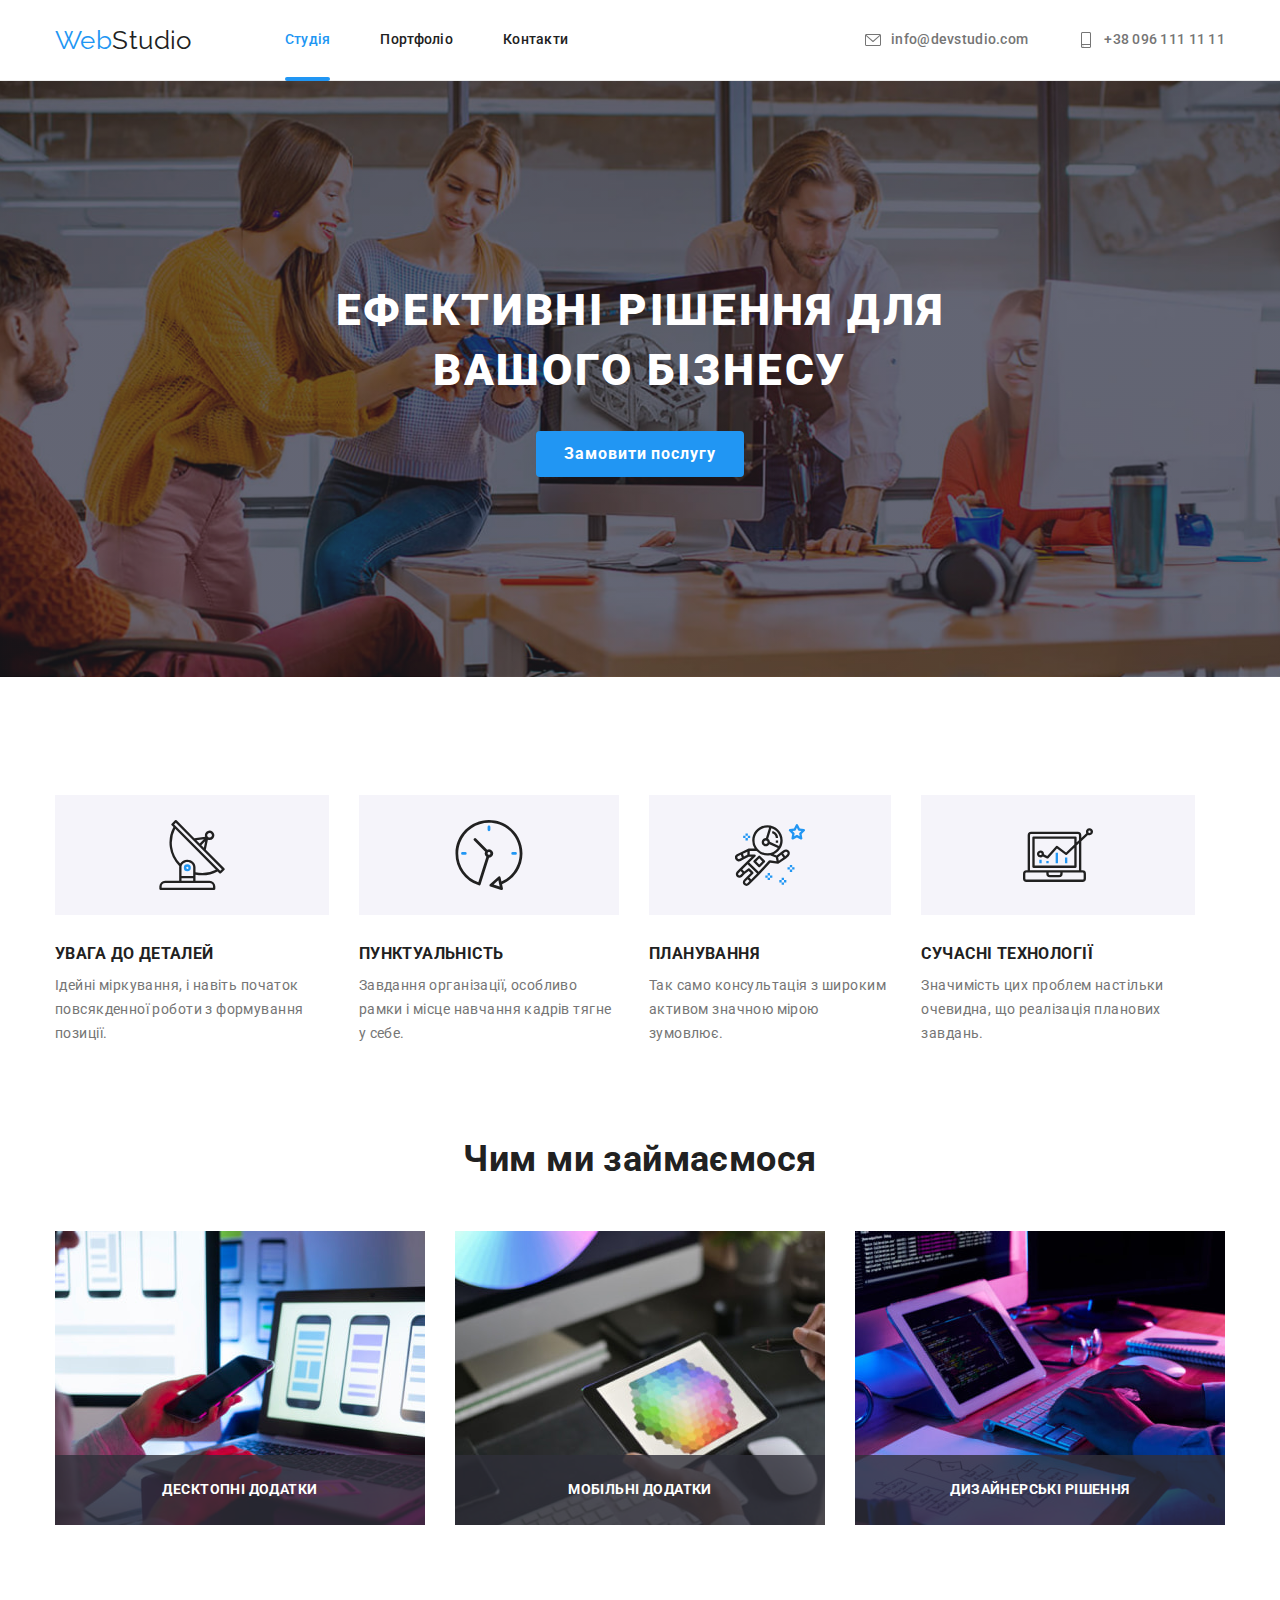
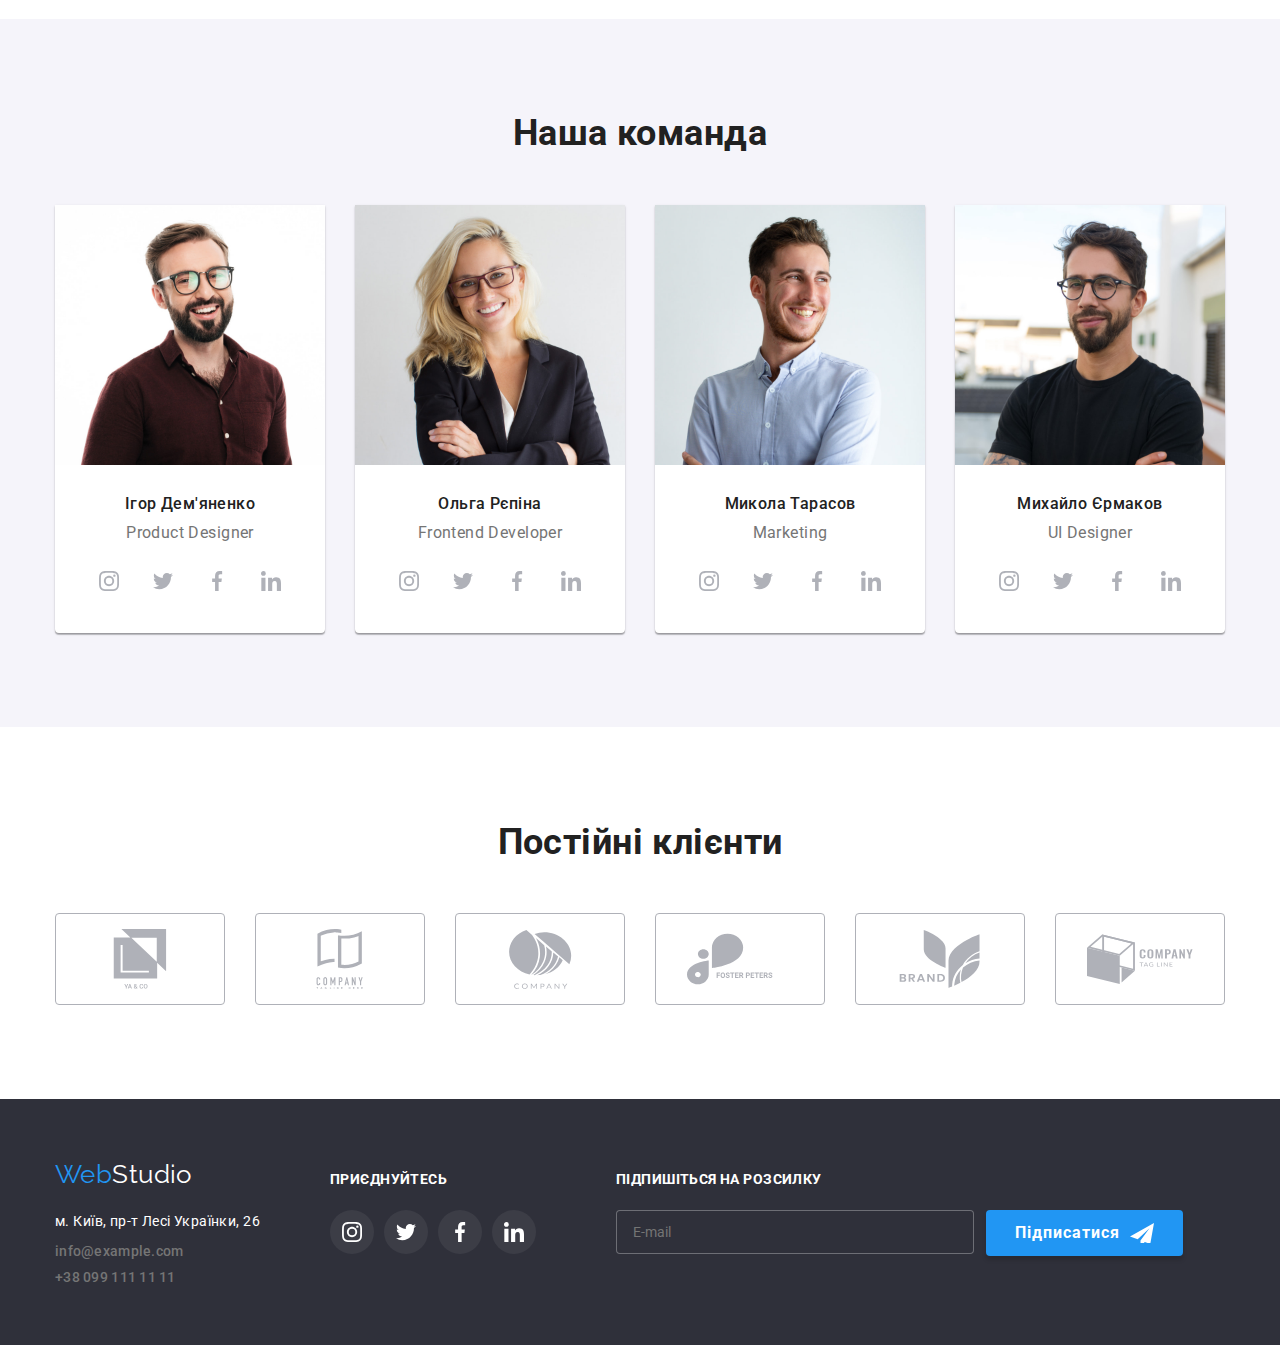
<file: index.html>
<!DOCTYPE html>
<html lang="uk">

<head>
  <meta charset="UTF-8" />
  <meta http-equiv="X-UA-Compatible" content="IE=edge" />
  <meta name="viewport" content="width=device-width, initial-scale=1.0" />
  <title>Студія</title>
  <link rel="preconnect" href="https://fonts.googleapis.com">
  <link rel="preconnect" href="https://fonts.gstatic.com" crossorigin>
  <link href="https://fonts.googleapis.com/css2?family=Raleway:wght@700&family=Roboto:wght@400;500;700;900&display=swap"
    rel="stylesheet">
  <link rel="stylesheet" href="https://cdnjs.cloudflare.com/ajax/libs/modern-normalize/1.1.0/modern-normalize.min.css">
  <link rel="stylesheet" href="./css/style.css">
</head>

<body>
  <!-- Шапка сайта -->
  <header class="page-header">
    <div class="header-section container">
      <nav class="main-nav">
        <a href="./index.html" class="logo">Web<span class="header-logo">Studio</span></a>

        <ul class="site-nav list">
          <li class="nav-items"><a href="./index.html" class="nav-link link current">Студія</a></li>
          <li class="nav-items"><a href="./portfolio.html" class="nav-link link">Портфоліо</a></li>
          <li class="nav-items"><a href="" class="nav-link link">Контакти</a></li>
        </ul>
      </nav>

      <ul class="site-info list">
        <li class="header-mail"><a class="info" href="mailto:info@devstudio.com">
            <svg class="header-contact__icon" width="16" height="16">
              <use href="./images/sprite/sprite.svg#icon-email"></use>
            </svg>
            info@devstudio.com</a></li>
        <li class="header-tel"><a class="info" href="tel:+380961111111">
            <svg class="header-contact__icon" width="16" height="16">
              <use href="./images/sprite/sprite.svg#icon-phone"></use>
            </svg>
            +38 096 111 11 11</a></li>
      </ul>
    </div>
  </header>

  <main>

    <!-- Герой сайта -->
    <section class="hero">
      <div class="container">
        <h1 class="hero-title">Ефективні рішення для вашого бізнесу</h1>
        <button class="hero-btn" type="button" data-modal-open><span class="order">Замовити послугу</span></button>
        <div class="backdrop is-hidden" data-modal>
          <div class="modal">
            <button class="close-btn" type="button" data-modal-close>
              <svg class="modal-icon" width="18" height="18">
                <use href="./images/sprite/sprite.svg#icon-close"></use>
              </svg>
            </button>

            <form class="form">
              <span class="form-title">Залиште свої дані, ми вам передзвонимо</span>

              <div class="form-block top-title">
                <label class="form-label" for="name">Ім'я</label>
                <input class="form-input" type="text" name="name" id="name">
                <svg class="input-icon">
                  <use href="./images/sprite/sprite.svg#icon-person-black"></use>
                </svg>
              </div>
              <div class="form-block">
                <label class="form-label" for="tel">Телефон</label>
                <input class="form-input" type="tel" name="tel" id="tel">
                <svg class="input-icon">
                  <use href="./images/sprite/sprite.svg#icon-phone-black"></use>
                </svg>
              </div>
              <div class="form-block">
                <label class="form-label" for="email">Пошта</label>
                <input class="form-input" type="email" name="email" id="email">
                <svg class="input-icon">
                  <use href="./images/sprite/sprite.svg#icon-email-black"></use>
                </svg>
              </div>
              <div class="form-block">
                <label class="comment-label" for="comment">Коментар</label>
                <textarea class="comment" name="comment" id="comment" rows="9" placeholder="Введіть текст"></textarea>
              </div>
              <div class="form-block__chek">

                <label class="policy-label" for="policy">
                  <input class="form-checkbox" type="checkbox" name="policy" id="policy">
                  <span class="icon-chek"></span>
                  <span class="label-text">Погоджуюся з розсилкою та приймаю<a class="policy-link" href="">Умови</span>
                  договору</a>
                </label>

              </div>
              <button class="form-btn" type="submit">Відправити</button>
            </form>

          </div>
        </div>
      </div>
    </section>

    <!-- Секция о компании -->
    <section class="section company">
      <div class="container">
        <!-- Скрытый заголовок -->
        <h2 class="section-title">Описание преимуществ компании</h2>
        <!-- Преимущества -->
        <ul class="feature-list list">
          <li class="feature-list__items">
            <div class="features-icon__block">
              <svg class="features-icon__svg" width="70" height="70">
                <use href="./images/sprite/sprite.svg#icon-antenna"></use>
              </svg>
            </div>
            <h3 class="title">УВАГА ДО ДЕТАЛЕЙ</h3>
            <p class="feature-text">Ідейні міркування, і навіть початок повсякденної роботи з формування позиції.</p>
          </li>
          <li class="feature-list__items">
            <div class="features-icon__block">
              <svg class="features-icon__svg" width="70" height="70">
                <use href="./images/sprite/sprite.svg#icon-clock"></use>
              </svg>
            </div>
            <h3 class="title">ПУНКТУАЛЬНІСТЬ</h3>
            <p class="feature-text">Завдання організації, особливо рамки і місце навчання кадрів тягне у себе.</p>
          </li>
          <li class="feature-list__items">
            <div class="features-icon__block">
              <svg class="features-icon__svg" width="70" height="70">
                <use href="./images/sprite/sprite.svg#icon-astronaut"></use>
              </svg>
            </div>
            <h3 class="title">ПЛАНУВАННЯ</h3>
            <p class="feature-text">Так само консультація з широким активом значною мірою зумовлює.</p>
          </li>
          <li class="feature-list__items">
            <div class="features-icon__block">
              <svg class="features-icon__svg" width="70" height="70">
                <use href="./images/sprite/sprite.svg#icon-diagram"></use>
              </svg>
            </div>
            <h3 class="title">СУЧАСНІ ТЕХНОЛОГІЇ</h3>
            <p class="feature-text">Значимість цих проблем настільки очевидна, що реалізація планових завдань.</p>
          </li>
        </ul>
      </div>
    </section>

    <!-- Секция чем мы занимаемся -->
    <section class="section">
      <div class="container">
        <!-- Примеры работ компании -->
        <h2 class="work-title">Чим ми займаємося</h2>

        <ul class="work-list list">
          <li class="work-list__item">
            <img src="./images/notebook.jpg" alt="notebook" width="370" />
            <p class="work-list__text">Десктопні додатки</p>
          </li>
          <li class="work-list__item">
            <img src="./images/tablet.jpg" alt="tablet" width="370" />
            <p class="work-list__text">Мобільні додатки</p>
          </li>
          <li class="work-list__item">
            <img src="./images/computer.jpg" alt="computer" width="370" />
            <p class="work-list__text">Дизайнерські рішення</p>
          </li>
        </ul>
      </div>
    </section>

    <!-- Секция команда -->
    <section class="section-team">
      <div class="container">
        <!-- Команда -->
        <h2 class="block-title team">Наша команда</h2>

        <ul class="block-team list">
          <li class="block">
            <img src="./images/foto1.jpg" alt="Ігор Дем'яненко" width="270" />
            <div class="team-list__block">
              <h3 class="title-name">Ігор Дем'яненко</h3>
              <p class="section-text">Product Designer</p>
              <ul class="team-list__social">
                <li class="social-link__item">
                  <a href="" class="team-social__link link">
                    <svg class="team-social__svg" width="20px" height="20px">
                      <use href="./images/sprite/sprite.svg#icon-instagram"></use>
                    </svg>
                  </a>
                </li>
                <li class="social-link__item">
                  <a href="" class="team-social__link link">
                    <svg class="team-social__svg" width="20px" height="20px">
                      <use href="./images/sprite/sprite.svg#icon-twitter"></use>
                    </svg>
                  </a>
                </li>
                <li class="social-link__item">
                  <a href="" class="team-social__link link">
                    <svg class="team-social__svg" width="20px" height="20px">
                      <use href="./images/sprite/sprite.svg#icon-facebook"></use>
                    </svg>
                  </a>
                </li>
                <li class="social-link__item">
                  <a href="" class="team-social__link link">
                    <svg class="team-social__svg" width="20px" height="20px">
                      <use href="./images/sprite/sprite.svg#icon-linkedin"></use>
                    </svg>
                  </a>
                </li>
              </ul>
            </div>
          </li>
          <li class="block">
            <img src="./images/foto2.jpg" alt="Ольга Рєпіна" width="270" />
            <div class="team-list__block">
              <h3 class="title-name">Ольга Рєпіна</h3>
              <p class="section-text">Frontend Developer</p>
              <ul class="team-list__social">
                <li class="social-link__item">
                  <a href="" class="team-social__link link">
                    <svg class="team-social__svg" width="20px" height="20px">
                      <use href="./images/sprite/sprite.svg#icon-instagram"></use>
                    </svg>
                  </a>
                </li>
                <li class="social-link__item">
                  <a href="" class="team-social__link link">
                    <svg class="team-social__svg" width="20px" height="20px">
                      <use href="./images/sprite/sprite.svg#icon-twitter"></use>
                    </svg>
                  </a>
                </li>
                <li class="social-link__item">
                  <a href="" class="team-social__link link">
                    <svg class="team-social__svg" width="20px" height="20px">
                      <use href="./images/sprite/sprite.svg#icon-facebook"></use>
                    </svg>
                  </a>
                </li>
                <li class="social-link__item">
                  <a href="" class="team-social__link link">
                    <svg class="team-social__svg" width="20px" height="20px">
                      <use href="./images/sprite/sprite.svg#icon-linkedin"></use>
                    </svg>
                  </a>
                </li>
              </ul>
            </div>
          </li>
          <li class="block">
            <img src="./images/foto3.jpg" alt="Микола Тарасов" width="270" />
            <div class="team-list__block">
              <h3 class="title-name">Микола Тарасов</h3>
              <p class="section-text">Marketing</p>
              <ul class="team-list__social">
                <li class="social-link__item">
                  <a href="" class="team-social__link link">
                    <svg class="team-social__svg" width="20px" height="20px">
                      <use href="./images/sprite/sprite.svg#icon-instagram"></use>
                    </svg>
                  </a>
                </li>
                <li class="social-link__item">
                  <a href="" class="team-social__link link">
                    <svg class="team-social__svg" width="20px" height="20px">
                      <use href="./images/sprite/sprite.svg#icon-twitter"></use>
                    </svg>
                  </a>
                </li>
                <li class="social-link__item">
                  <a href="" class="team-social__link link">
                    <svg class="team-social__svg" width="20px" height="20px">
                      <use href="./images/sprite/sprite.svg#icon-facebook"></use>
                    </svg>
                  </a>
                </li>
                <li class="social-link__item">
                  <a href="" class="team-social__link link">
                    <svg class="team-social__svg" width="20px" height="20px">
                      <use href="./images/sprite/sprite.svg#icon-linkedin"></use>
                    </svg>
                  </a>
                </li>
              </ul>
            </div>
          </li>
          <li class="block">
            <img src="./images/foto4.jpg" alt="Михайло Єрмаков" width="270" />
            <div class="team-list__block">
              <h3 class="title-name">Михайло Єрмаков</h3>
              <p class="section-text">UI Designer</p>
              <ul class="team-list__social">
                <li class="social-link__item">
                  <a href="" class="team-social__link link">
                    <svg class="team-social__svg" width="20px" height="20px">
                      <use href="./images/sprite/sprite.svg#icon-instagram"></use>
                    </svg>
                  </a>
                </li>
                <li class="social-link__item">
                  <a href="" class="team-social__link link">
                    <svg class="team-social__svg" width="20px" height="20px">
                      <use href="./images/sprite/sprite.svg#icon-twitter"></use>
                    </svg>
                  </a>
                </li>
                <li class="social-link__item">
                  <a href="" class="team-social__link link">
                    <svg class="team-social__svg" width="20px" height="20px">
                      <use href="./images/sprite/sprite.svg#icon-facebook"></use>
                    </svg>
                  </a>
                </li>
                <li class="social-link__item">
                  <a href="" class="team-social__link link">
                    <svg class="team-social__svg" width="20px" height="20px">
                      <use href="./images/sprite/sprite.svg#icon-linkedin"></use>
                    </svg>
                  </a>
                </li>
              </ul>
            </div>
          </li class="block">
        </ul>
      </div>
    </section>

    <!-- Секция постоянные клиенты -->
    <section class="section">
      <div class="container">
        <h2 class="client-title">Постійні клієнти</h2>
        <ul class="client-list list">
          <li class="customer-items">
            <a class="customers-link link" href="">
              <svg class="customer-icons__svg" width="106px" height="60px">
                <use href="./images/sprite/sprite.svg#icon-icons-1"></use>
              </svg>
            </a>
          </li>
          <li class="customer-items">
            <a class="customers-link link" href="">
              <svg class="customer-icons__svg" width="106px" height="60px">
                <use href="./images/sprite/sprite.svg#icon-icons-2"></use>
              </svg>
            </a>
          </li>
          <li class="customer-items">
            <a class="customers-link link" href="">
              <svg class="customer-icons__svg" width="106px" height="60px">
                <use href="./images/sprite/sprite.svg#icon-icons-3"></use>
              </svg>
            </a>
          </li>
          <li class="customer-items">
            <a class="customers-link link" href="">
              <svg class="customer-icons__svg" width="106px" height="60px">
                <use href="./images/sprite/sprite.svg#icon-icons-4"></use>
              </svg>
            </a>
          </li>
          <li class="customer-items">
            <a class="customers-link link" href="">
              <svg class="customer-icons__svg" width="106px" height="60px">
                <use href="./images/sprite/sprite.svg#icon-icons-5"></use>
              </svg>
            </a>
          </li>
          <li class="customer-items">
            <a class="customers-link link" href="">
              <svg class="customer-icons__svg" width="106px" height="60px">
                <use href="./images/sprite/sprite.svg#icon-icons-6"></use>
              </svg>
            </a>
          </li>
        </ul>
      </div>
    </section>
  </main>

  <!-- Футер сайта  -->
  <footer class="footer">
    <div class="container">
      <section class="footer-section">
        <div class="footer-block__contacts"><a href="./index.html" class="logo">Web<span
              class="footer-logo">Studio</span></a>
          <address class="address">
            <ul class="list">
              <li class="footer-text__items">
                <p class="footer-text">м. Київ, пр-т Лесі Українки, 26</p>
              </li>
              <li class="footer-items"><a href="" class="info">info@example.com</a></li>
              <li class="footer-items"><a href="" class="info">+38 099 111 11 11</a></li>
            </ul>
          </address>
        </div>
        <div class="social-block">
          <p class="social-section__text">приєднуйтесь</p>
          <ul class="footer-list list">
            <li class="footer-list__items">
              <a class="footer-list__link" href="">
                <svg class="footer-list__icons" width="20" height="20">
                  <use href="./images/sprite/sprite.svg#icon-instagram"></use>
                </svg>
              </a>
            </li>

            <li class="footer-list__items">
              <a class="footer-list__link" href="">
                <svg class="footer-list__icons" width="20" height="20">
                  <use href="./images/sprite/sprite.svg#icon-twitter"></use>
                </svg>
              </a>
            </li>

            <li class="footer-list__items">
              <a class="footer-list__link" href="">
                <svg class="footer-list__icons" width="20" height="20">
                  <use href="./images/sprite/sprite.svg#icon-facebook"></use>
                </svg>
              </a>
            </li>

            <li class="footer-list__items">
              <a class="footer-list__link" href="">
                <svg class="footer-list__icons" width="20" height="20">
                  <use href="./images/sprite/sprite.svg#icon-linkedin"></use>
                </svg>
              </a>
            </li>
          </ul>
        </div>
        <form class="footer-submit">
          <p class="footer-submit__text">Підпишіться на розсилку</p>
          <div class="footer-submit__form">
            <label class="footer-submit__label" for="submit-mail"></label>
            <input class="footer-submit__input" type="email" name="submit-mail" id="submit-mail" placeholder="E-mail">
            <button class="footer-submit__btn" type="submit">Підписатися</button>
          </div>
        </form>
      </section>
    </div>
  </footer>

  <!-- JS для модалки -->
  <script src="./js/modal.js"></script>
</body>

</html>
</file>
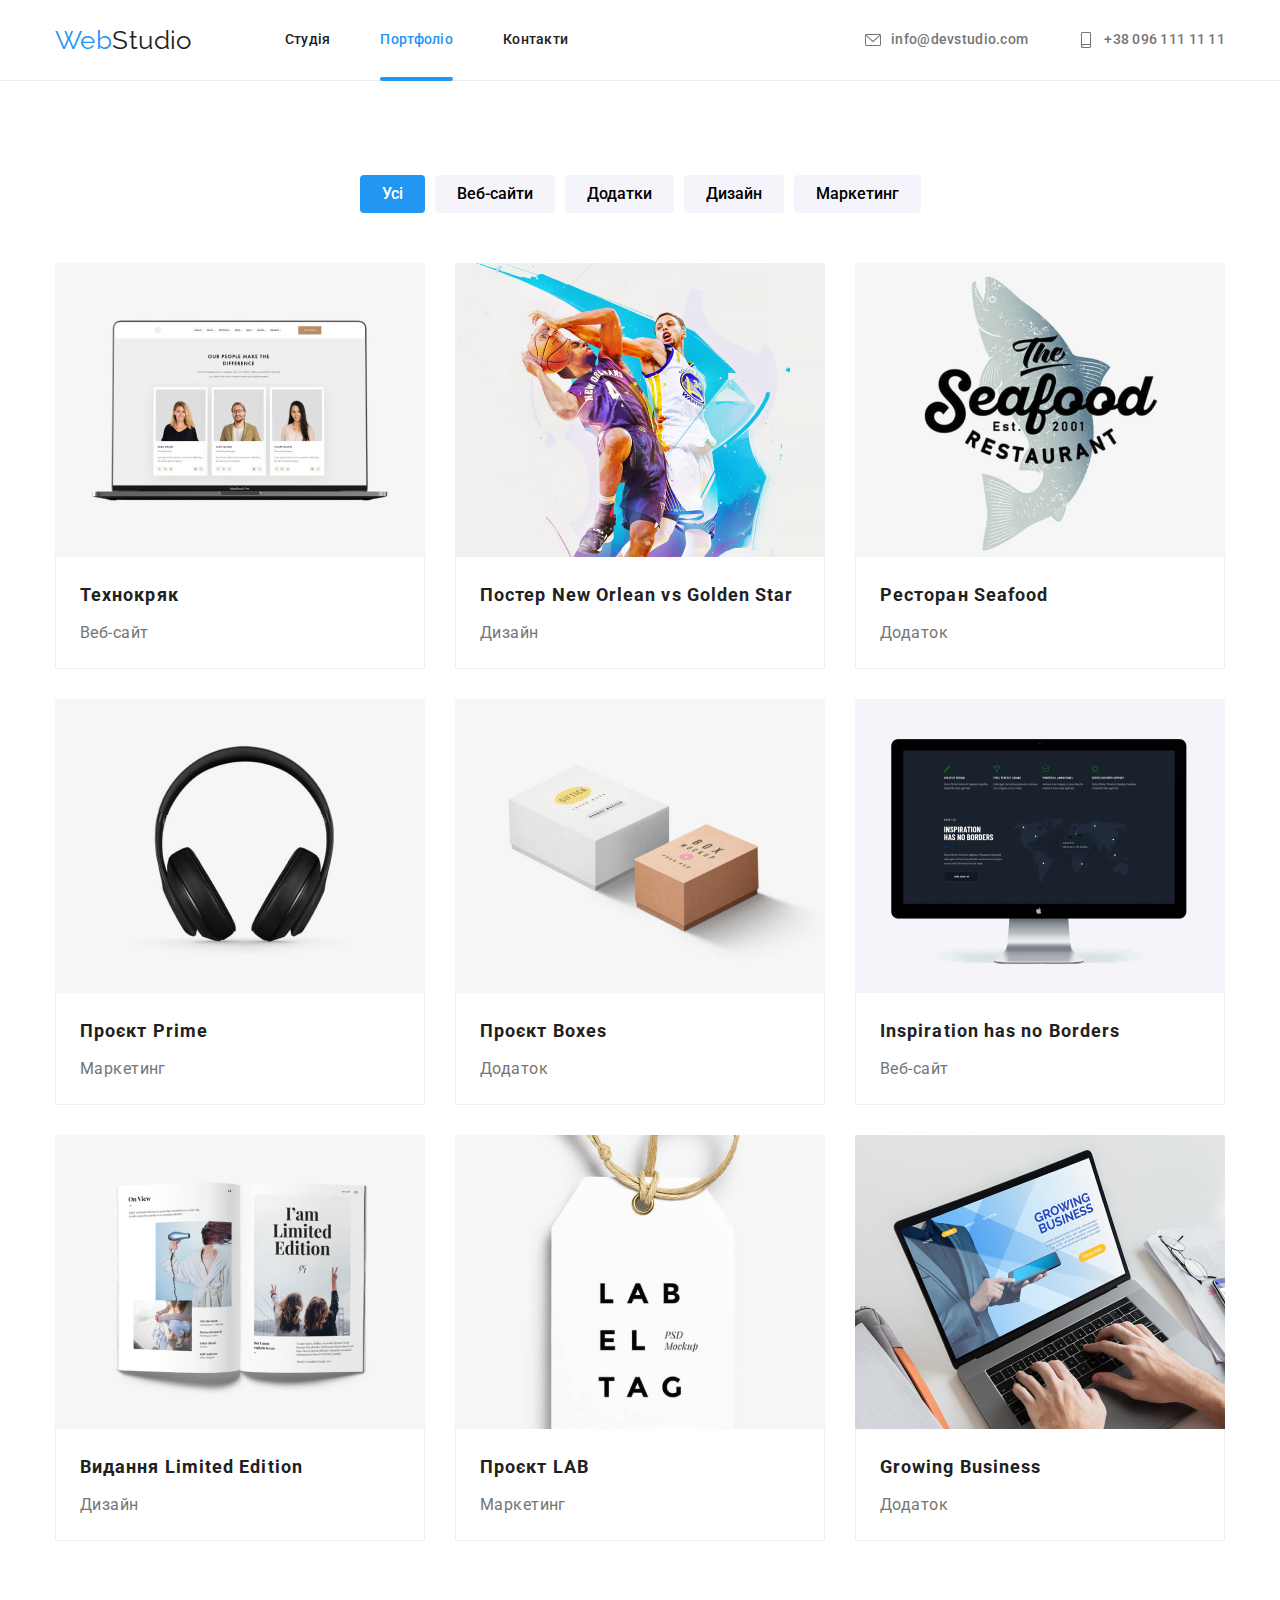
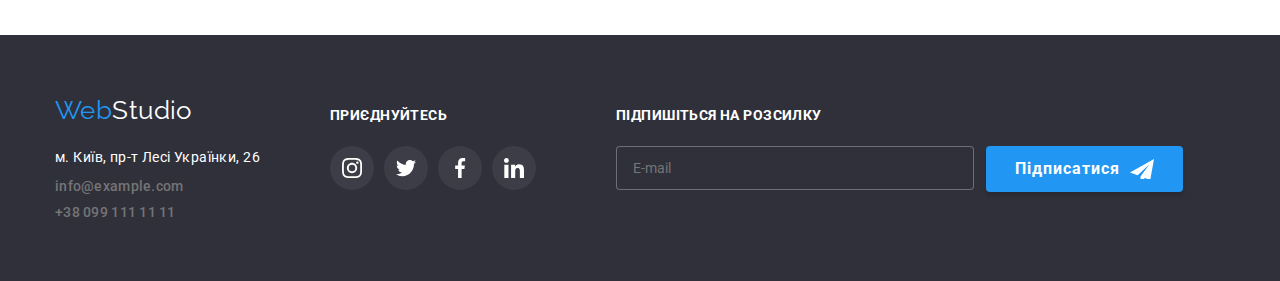
<file: portfolio.html>
<!DOCTYPE html>
<html lang="uk">

<head>
  <meta charset="UTF-8" />
  <meta http-equiv="X-UA-Compatible" content="IE=edge" />
  <meta name="viewport" content="width=device-width, initial-scale=1.0" />
  <title>Портфоліо</title>
  <link rel="preconnect" href="https://fonts.googleapis.com">
  <link rel="preconnect" href="https://fonts.gstatic.com" crossorigin>
  <link href="https://fonts.googleapis.com/css2?family=Raleway:wght@700&family=Roboto:wght@400;500;700;900&display=swap"
    rel="stylesheet">
  <link rel="stylesheet" href="https://cdnjs.cloudflare.com/ajax/libs/modern-normalize/1.1.0/modern-normalize.min.css">
  <link rel="stylesheet" href="./css/style.css">
</head>

<body>
  <!-- Шапка сайта -->
  <header class="page-header">
    <div class="header-section container">
      <nav class="main-nav">
        <a href="./index.html" class="logo">Web<span class="header-logo">Studio</span></a>

        <ul class="site-nav list">
          <li class="nav-items"><a href="./index.html" class="nav-link link">Студія</a></li>
          <li class="nav-items"><a href="./portfolio.html" class="nav-link link current">Портфоліо</a></li>
          <li class="nav-items"><a href="" class="nav-link link">Контакти</a></li>
        </ul>
      </nav>

      <ul class="site-info list">
        <li class="header-mail"><a class="info" href="mailto:info@devstudio.com">
            <svg class="header-contact__icon" width="16" height="16">
              <use href="./images/sprite/sprite.svg#icon-email"></use>
            </svg>
            info@devstudio.com</a></li>
        <li class="header-tel"><a class="info" href="tel:+380961111111">
            <svg class="header-contact__icon" width="16" height="16">
              <use href="./images/sprite/sprite.svg#icon-phone"></use>
            </svg>
            +38 096 111 11 11</a></li>
      </ul>
    </div>
  </header>

  <main>
    <!-- Cкрытый заголовок -->
    <section class="section">
      <div class="container">
        <h1 class="button-title">Контент страницы Портфолио</h1>

        <!-- Кнопки -->
        <ul class="site-button list">
          <li class="button-items"><button class="button current">Усі</button></li>
          <li class="button-items"><button class="button">Веб-сайти</button></li>
          <li class="button-items"><button class="button">Додатки</button></li>
          <li class="button-items"><button class="button">Дизайн</button></li>
          <li class="button-items"><button class="button">Маркетинг</button></li>
        </ul>

        <ul class="client-list list">
          <li class="page-block"><a href="" class="portfolio-link link">
              <div class="portfolio-description">
                <img src="./images/portfolio/notebook.jpg" alt="notebook" width="370">
                <div class="portfolio-overlay">
                  <p class="portfolio-discription__text">
                    Ресурс пропонує комплексні пропозиції з різним рівнем функціоналу та сервісів. Все це дозволить
                    відвідувачу отримати вичерпні відомості про компанію чи приватну особу.</p>
                </div>
              </div>
              <div class="portfolio-border">
                <h2 class="page-title">Технокряк</h2>
                <p class="page-text">Веб-сайт</p>
              </div>
            </a></li>
          <li class="page-block"><a href="" class="portfolio__link link">
              <div class="portfolio-description">
                <img src="./images/portfolio/basket.jpg" alt="basket" width="370">
                <div class="portfolio-overlay">
                  <p class="portfolio-discription__text">
                    Ресурс пропонує комплексні пропозиції з різним рівнем функціоналу та сервісів. Все це дозволить
                    відвідувачу отримати вичерпні відомості про компанію чи приватну особу.</p>
                </div>
              </div>
              <div class="portfolio-border">
                <h2 class="page-title">Постер New Orlean vs Golden Star</h2>
                <p class="page-text">Дизайн</p>
              </div>
            </a></li>
          <li class="page-block"><a href="" class="link">
              <div class="portfolio-description">
                <img src="./images/portfolio/seafood.jpg" alt="seafood" width="370">
                <div class="portfolio-overlay">
                  <p class="portfolio-discription__text">
                    Ресурс пропонує комплексні пропозиції з різним рівнем функціоналу та сервісів. Все це дозволить
                    відвідувачу отримати вичерпні відомості про компанію чи приватну особу.</p>
                </div>
              </div>
              <div class="portfolio-border">
                <h2 class="page-title">Ресторан Seafood</h2>
                <p class="page-text">Додаток</p>
              </div>
            </a></li>
          <li class="page-block"><a href="" class="link">
              <div class="portfolio-description">
                <img src="./images/portfolio/headphones.jpg" alt="headphones" width="370">
                <div class="portfolio-overlay">
                  <p class="portfolio-discription__text">
                    Ресурс пропонує комплексні пропозиції з різним рівнем функціоналу та сервісів. Все це дозволить
                    відвідувачу отримати вичерпні відомості про компанію чи приватну особу.</p>
                </div>
              </div>
              <div class="portfolio-border">
                <h2 class="page-title">Проєкт Prime</h2>
                <p class="page-text">Маркетинг</p>
              </div>
            </a></li>
          <li class="page-block"><a href="" class="link">
              <div class="portfolio-description">
                <img src="./images/portfolio/boxes.jpg" alt="boxes" width="370">
                <div class="portfolio-overlay">
                  <p class="portfolio-discription__text">
                    Ресурс пропонує комплексні пропозиції з різним рівнем функціоналу та сервісів. Все це дозволить
                    відвідувачу отримати вичерпні відомості про компанію чи приватну особу.</p>
                </div>
              </div>
              <div class="portfolio-border">
                <h2 class="page-title">Проєкт Boxes</h2>
                <p class="page-text">Додаток</p>
              </div>
            </a></li>
          <li class="page-block"><a href="" class="link">
              <div class="portfolio-description">
                <img src="./images/portfolio/borders.jpg" alt="borders" width="370">
                <div class="portfolio-overlay">
                  <p class="portfolio-discription__text">
                    Ресурс пропонує комплексні пропозиції з різним рівнем функціоналу та сервісів. Все це дозволить
                    відвідувачу отримати вичерпні відомості про компанію чи приватну особу.</p>
                </div>
              </div>
              <div class="portfolio-border">
                <h2 class="page-title">Inspiration has no Borders</h2>
                <p class="page-text">Веб-сайт</p>
              </div>
            </a></li>
          <li class="page-block"><a href="" class="link">
              <div class="portfolio-description">
                <img src="./images/portfolio/edition.jpg" alt="edition" width="370">
                <div class="portfolio-overlay">
                  <p class="portfolio-discription__text">
                    Ресурс пропонує комплексні пропозиції з різним рівнем функціоналу та сервісів. Все це дозволить
                    відвідувачу отримати вичерпні відомості про компанію чи приватну особу.</p>
                </div>
              </div>
              <div class="portfolio-border">
                <h2 class="page-title">Видання Limited Edition</h2>
                <p class="page-text">Дизайн</p>
              </div>
            </a></li>
          <li class="page-block"><a href="" class="link">
              <div class="portfolio-description">
                <img src="./images/portfolio/lab.jpg" alt="lab" width="370">
                <div class="portfolio-overlay">
                  <p class="portfolio-discription__text">
                    Ресурс пропонує комплексні пропозиції з різним рівнем функціоналу та сервісів. Все це дозволить
                    відвідувачу отримати вичерпні відомості про компанію чи приватну особу.</p>
                </div>
              </div>
              <div class="portfolio-border">
                <h2 class="page-title">Проєкт LAB</h2>
                <p class="page-text">Маркетинг</p>
              </div>
            </a></li>
          <li class="page-block"><a href="" class="link">
              <div class="portfolio-description">
                <img src="./images/portfolio/business.jpg" alt="business" width="370">
                <div class="portfolio-overlay">
                  <p class="portfolio-discription__text">
                    Ресурс пропонує комплексні пропозиції з різним рівнем функціоналу та сервісів. Все це дозволить
                    відвідувачу отримати вичерпні відомості про компанію чи приватну особу.</p>
                </div>
              </div>
              <div class="portfolio-border">
                <h2 class="page-title">Growing Business</h2>
                <p class="page-text">Додаток</p>
              </div>
            </a></li>
        </ul>
      </div>
    </section>
  </main>

  <!-- Футер сайта  -->
  <footer class="footer">
    <div class="container">
      <section class="footer-section">
        <div class="footer-block__contacts"><a href="./index.html" class="logo">Web<span
              class="footer-logo">Studio</span></a>
          <address class="address">
            <ul class="list">
              <li class="footer-text__items">
                <p class="footer-text">м. Київ, пр-т Лесі Українки, 26</p>
              </li>
              <li class="footer-items"><a href="" class="info">info@example.com</a></li>
              <li class="footer-items"><a href="" class="info">+38 099 111 11 11</a></li>
            </ul>
          </address>
        </div>
        <div class="social-block">
          <p class="social-section__text">приєднуйтесь</p>
          <ul class="footer-list list">
            <li class="footer-list__items">
              <a class="footer-list__link" href="">
                <svg class="footer-list__icons" width="20" height="20">
                  <use href="./images/sprite/sprite.svg#icon-instagram"></use>
                </svg>
              </a>
            </li>

            <li class="footer-list__items">
              <a class="footer-list__link" href="">
                <svg class="footer-list__icons" width="20" height="20">
                  <use href="./images/sprite/sprite.svg#icon-twitter"></use>
                </svg>
              </a>
            </li>

            <li class="footer-list__items">
              <a class="footer-list__link" href="">
                <svg class="footer-list__icons" width="20" height="20">
                  <use href="./images/sprite/sprite.svg#icon-facebook"></use>
                </svg>
              </a>
            </li>

            <li class="footer-list__items">
              <a class="footer-list__link" href="">
                <svg class="footer-list__icons" width="20" height="20">
                  <use href="./images/sprite/sprite.svg#icon-linkedin"></use>
                </svg>
              </a>
            </li>
          </ul>
        </div>
        <form class="footer-submit">
          <p class="footer-submit__text">Підпишіться на розсилку</p>
          <div class="footer-submit__form">
            <label class="footer-submit__label" for="submit-mail"></label>
            <input class="footer-submit__input" type="email" name="submit-mail" id="submit-mail" placeholder="E-mail">
            <button class="footer-submit__btn" type="submit">Підписатися</button>
          </div>
        </form>
      </section>
    </div>
  </footer>
</body>

</html>
</file>
<file: css/style.css>
/* Глобальные стили */
:root {
  --primary-text-color: #212121;
  --secondary-text-color: #757575;
  --white-color: #ffffff;
  --black-color: #000000;
  --accent-color: #2196f3;
  --hero-background-color: #2f303a;
  --team-background-color: #f5f4fa;
  --header-border-color: #ececec;

  /* Others */
  --border-light-cl: #ffffff;
  --btn-radius: 25px;
  --anim-shadow-slow: box-shadow 250ms cubic-bezier(0.4, 0, 0.2, 1);
  --anim-bg-slow: background-color 250ms cubic-bezier(0.4, 0, 0.2, 1),
    color 250ms cubic-bezier(0.4, 0, 0.2, 1);
}
h1,
h2,
h3,
h4,
h5,
h6,
p,
ul {
  margin: 0;
  padding: 0;
}

img {
  display: block;
}

body {
  font-family: 'Roboto', sans-serif;
  letter-spacing: 0.03em;
  background-color: var(--white-color);
  color: var(--primary-text-color);
  font-size: 14px;
}

/* КОНТЕЙНЕР  */
.container {
  margin-left: auto;
  margin-right: auto;
  padding-left: 15px;
  padding-right: 15px;
  width: 1200px;
}

/* Скрытые заголовки */
.section-title {
  visibility: hidden;
}
.button-title {
  display: none;
}

/* List */
.list {
  list-style: none;
}

/* Link  */
.link {
  text-decoration: none;
}

/* LOGO */
.logo {
  font-family: 'Raleway';
  font-size: 26px;
  line-height: 1.19;
  text-decoration: none;
  color: var(--accent-color);
}

.header-logo {
  color: var(--primary-text-color);
}

.footer-logo {
  color: var(--white-color);
}

/* site-nav */
.page-header {
  border-bottom: 1px solid var(--header-border-color);
}

.header-section {
  display: flex;
  align-items: center;
  justify-content: space-between;
}
.main-nav {
  display: flex;
  align-items: center;
}
.site-nav {
  display: flex;
  margin-left: 93px;
}

.site-nav .nav-items + .nav-items {
  margin-left: 50px;
}

.nav-link {
  position: relative;
  display: block;
  padding-top: 32px;
  padding-bottom: 32px;

  font-weight: 500;
  font-size: 14px;
  line-height: 1.14;
  letter-spacing: 0.02em;

  color: var(--primary-text-color);

  transition: color 250ms cubic-bezier(0.4, 0, 0.2, 1);
}

.nav-link:hover,
.nav-link:focus {
  color: var(--accent-color);
}

.nav-link.current::after {
  position: absolute;
  display: block;

  content: '';
  width: 100%;
  height: 4px;
  border-radius: 2px;
  bottom: -1px;

  background-color: var(--accent-color);
}

/* Current  */
.button.current {
  background: var(--accent-color);
  color: var(--white-color);
}

.nav-link.current {
  color: var(--accent-color);
}

/* site-info */
.site-info {
  display: flex;
}
.info {
  display: flex;
  align-items: center;
  font-weight: 500;
  line-height: 1.14;
  letter-spacing: 0.02em;
  text-decoration: none;

  color: var(--secondary-text-color);
  transition: color 250ms cubic-bezier(0.4, 0, 0.2, 1);
}

.info:hover,
.info:focus {
  color: var(--accent-color);
}

.header-mail {
  margin-right: 50px;
}
.header-tel {
}

.header-contact__icon {
  margin-right: 10px;
  fill: currentColor;
}

/* HERO */
.hero {
  text-align: center;
  background: var(--hero-background-color);
  background-image: linear-gradient(
      to right,
      rgba(47, 48, 58, 0.4),
      rgba(47, 48, 58, 0.4)
    ),
    url(../images/img-hero.jpg);
  background-repeat: no-repeat;
  background-size: cover;
  background-position: center;
  padding: 200px 0px 200px 0px;
}
.hero-title {
  margin: auto;
  margin-bottom: 30px;
  font-weight: 900;
  font-size: 44px;
  line-height: 1.36;

  text-transform: uppercase;
  text-align: center;
  max-width: 696px;

  letter-spacing: 0.06em;
  color: var(--white-color);
}

/* Modal Btn */
.hero-btn {
  display: inline-block;
  min-width: 140px;
  border-radius: 4px;
  border: 1px solid transparent;
  padding: 7px;

  font-weight: 700;
  font-size: 12px;
  line-height: 1.87;
  letter-spacing: 0.06em;

  cursor: pointer;
  background-color: var(--accent-color);
  transition: var(--anim-shadow-slow);
}

.hero-btn::before,
.hero-btn::after {
  content: '';
  display: inline-block;
  width: 20px;
  height: 20px;

  background-size: contain;
  transition: cubic-bezier(0.4, 0, 0.2, 1);
}

.hero-btn:hover::before,
.hero-btn:focus::before {
  transform: translateY(-35px);
}

.order {
  font-size: 16px;
  line-height: 1.87;
  letter-spacing: 0.06em;
  color: var(--white-color);
}

/* Modal Block */
.backdrop {
  position: fixed;
  top: 0;
  right: 0;
  width: 100%;
  height: 100%;

  background-color: rgba(0, 0, 0, 0.2);

  transition: opacity 250ms cubic-bezier(0.4, 0, 0.2, 1),
    visibility 250ms cubic-bezier(0.4, 0, 0.2, 1);
}

.backdrop.is-hidden {
  opacity: 0;
  visibility: hidden;
  pointer-events: none;
}

.modal {
  position: absolute;
  top: 50%;
  left: 50%;
  transform: translate(-50%, -50%);

  width: 528px;
  min-height: 581px;
  border-radius: 4px;

  background-color: #ffffff;
  animation: cubic-bezier(0.4, 0, 0.2, 1) 250ms;
}

.backdrop.is-hidden .modal {
  animation-play-state: paused;
}

.modal-icon {
  fill: currentColor;
}

.close-btn {
  position: absolute;
  display: flex;
  align-items: center;
  justify-content: center;
  right: 8px;
  top: 8px;

  background-color: transparent;
  border-radius: 50%;
  width: 30px;
  height: 30px;

  border: 1px solid rgba(0, 0, 0, 0.1);
  cursor: pointer;
}

.close-btn:hover,
.close-btn:focus {
  color: var(--accent-bg-cl);
  background-color: var(--light-txt-cl);
  box-shadow: -4px 0px 8px rgba(0, 0, 0, 0.04), -2px 0px 4px rgba(0, 0, 0, 0.08),
    -1px 0px 3px rgba(0, 0, 0, 0.16);
}

.close-btn:hover .modal-icon {
  fill: var(--accent-color);
}

/* --------------FORMA!!!-------------- */
.form {
  margin-left: auto;
  margin-right: auto;
  padding: 40px;
}
.form-title {
  display: block;
  font-weight: 700;
  font-size: 20px;
  line-height: 1.15;

  text-align: center;
}
.form-block {
  position: relative;
  display: flex;
  flex-direction: column;
  margin-bottom: 10px;
}
.top-title {
  margin-top: 12px;
}
.form-label,
.comment-label {
  display: flex;
  font-size: 12px;
  line-height: 1.16;
  letter-spacing: 0.01em;
  margin-bottom: 4px;

  color: var(--secondary-text-color);
}
.form-input {
  width: 100%;
  margin: 0;
  padding: 11px 42px;
  border: 1px solid rgba(33, 33, 33, 0.2);
  border-radius: 4px;

  outline: none;
  transition: border-color 250ms cubic-bezier(0.4, 0, 0.2, 1);
}
.form-input:focus {
  border-color: var(--accent-color);
}

.form-input:focus ~ .input-icon {
  fill: var(--accent-color);
}

.input-icon {
  position: absolute;
  display: inline-block;
  top: 45%;
  left: 15px;

  width: 18px;
  height: 18px;

  transform: translateY(25%);
  transition: fill 250ms cubic-bezier(0.4, 0, 0.2, 1);
}

.comment {
  resize: none;
  border: 1px solid rgba(33, 33, 33, 0.2);
  border-radius: 4px;
  padding: 12px 16px;
  font-size: 12px;
  line-height: 1.17;
  letter-spacing: 0.01em;
  height: 120px;
  outline: none;
  transition: border-color 250ms cubic-bezier(0.4, 0, 0.2, 1);
}

.comment:focus {
  border-color: var(--accent-color);
}

.form-block__chek {
  padding-left: 0px;
  margin-top: 25px;
  margin-bottom: 30px;
}
.policy-label {
  position: relative;
  display: flex;
  align-items: center;
  padding: 0px 15px 0px 15px;

  font-size: 14px;
  line-height: 1.17;

  color: var(--secondary-text-color);
}
.form-checkbox {
  position: absolute;
  width: 1px;
  height: 1px;
  margin: -1px;
  padding: 0;
  overflow: hidden;
  border: 0;
  clip: rect(0 0 0 0);
}

.form-checkbox:checked + .icon-chek {
  transform: scale(1.2);
  border-color: transparent;
  background-color: var(--accent-color);
  background-image: url('../images/icon-check.svg');
  background-size: contain;
  background-origin: border-box;
}

.icon-chek {
  display: inline-block;
  width: 16px;
  height: 15px;
  margin-right: 8px;

  border: 2px solid #212121;
  border-radius: 2px;

  transform: var(--anim-shadow-slow);
}

.label-text {
  transition: var(--anim-shadow-slow);
}
.form-checkbox:checked ~ .label-text {
}
.policy-link {
  margin-left: 3px;
  color: #2196f3;
}
.form-btn {
  display: flex;
  align-items: center;
  justify-content: center;
  margin: 0 auto;
  padding: 10px 56px;
  border: none;
  border-radius: 4px;
  text-align: center;
  text-decoration: none;
  font-family: 'Roboto';
  font-style: normal;
  font-weight: 700;
  font-size: 16px;
  line-height: 1.87;
  letter-spacing: 0.06em;
  cursor: pointer;
  background-color: var(--accent-color);
  box-shadow: 0px 4px 4pxrgba (0, 0, 0, 0.15);
  color: var(--white-color);
  transition: background 250ms cubic-bezier(0.4, 0, 0.2, 1);
}
.form-btn:focus,
.form-btn:hover {
  background-color: #188ce8;
}
/* --------------END FORMA!!!-------------- */

/* NEW Section  */
.section {
  background: var(--white-color);
  padding: 94px 0;
}

.company.section {
  padding-bottom: 0px;
}

.feature-list {
  display: flex;
}

.feature-list__items {
  margin-right: 30px;
}

.features-icon__block {
  display: flex;
  height: 120px;
  align-items: center;
  justify-content: center;
  margin-bottom: 30px;
  background-color: var(--team-background-color);
}
.features-icon__svg {
}

.title {
  line-height: 1.14;
  text-transform: uppercase;
  margin-bottom: 10px;
}
.feature-text {
  line-height: 24px;
  color: var(--secondary-text-color);
}

/* IMAGE block  */

.work-title {
  font-size: 36px;
  line-height: 1.16;
  text-align: center;

  margin-bottom: 50px;
}

.work-list {
  display: flex;
}

.work-list__item {
  position: relative;
  margin-right: 30px;
}

.work-list__text {
  position: absolute;
  width: 100%;
  bottom: 0;
  left: 0;
  padding: 27px 0px;

  font-weight: bold;
  font-size: 14px;
  line-height: 1.14;
  text-align: center;
  text-transform: uppercase;

  color: var(--white-color);
  background-color: rgba(47, 48, 58, 0.8);
}

/* Section Team  */

.section-team {
  background: var(--team-background-color);
  padding: 94px 0;
}

.block-title {
  font-size: 36px;
  line-height: 1.16;
  text-align: center;

  margin-bottom: 50px;
}

.team {
}

.block {
  background: var(--white-color);
  box-shadow: 0px 1px 3px rgba(0, 0, 0, 0.12), 0px 1px 1px rgba(0, 0, 0, 0.14),
    0px 2px 1px rgba(0, 0, 0, 0.2);
  border-radius: 0px 0px 4px 4px;
  margin-right: 30px;
}

.block:last-child {
  margin-right: 0px;
}

.block-team {
  display: flex;
}

.team-list__block {
  padding: 30px 0px 30px 0px;
}

.title-name {
  font-weight: 500;
  font-size: 16px;
  line-height: 1.18;
  text-align: center;
}

.section-text {
  font-size: 16px;
  line-height: 1.18;
  text-align: center;
  color: var(--secondary-text-color);
  margin-top: 10px;
}

/* Social Media link */

.team-list__social {
  display: flex;
  justify-content: center;
  align-items: center;
  margin-top: 16px;
  list-style: none;
  gap: 10px;
}
.social-link__item {
}
.team-social__link {
  display: flex;
  justify-content: center;
  align-items: center;
  width: 44px;
  height: 44px;
  border-radius: 50%;
  color: #afb1b8;
  transition: var(--anim-bg-slow);
}

.team-social__link:hover,
.team-social__link:focus {
  border-radius: 50%;
  color: var(--white-color);
  background-color: var(--accent-color);
}

.team-social__svg {
  fill: currentColor;
}

/* Section Client  */
.client-title {
  margin-bottom: 50px;
  font-size: 36px;
  line-height: 1.17;
  text-align: center;
}
.client-list {
  display: flex;
  justify-content: center;
  align-items: center;
  grid-gap: 30px;
}

.customer-items {
}

.customer-items:hover,
.customer-items:focus {
  color: var(--accent-color);
  border-color: var(--accent-color);
}

.customers-link {
  display: flex;
  justify-content: center;
  align-items: center;
  width: 170px;
  height: 92px;
  border: 1px solid #afb1b8;
  border-radius: 4px;
  color: #afb1b8;
  transition: border-color 250ms cubic-bezier(0.4, 0, 0.2, 1),
    color 250ms cubic-bezier(0.4, 0, 0.2, 1);
}

.customers-link:focus,
.customers-link:hover {
  color: var(--accent-color);
  border-color: var(--accent-color);
}

.customer-icons__svg {
  fill: currentColor;
}

/* Footer  */
.footer {
  background: var(--hero-background-color);
}

.footer-text {
  line-height: 1.71;
  color: var(--white-color);
}

.footer-section {
  display: flex;
  padding: 60px 0px 60px 0px;
  gap: 70px;
}

/* PORTFOLIO */

/* Section Button  */
.site-button {
  display: flex;
  justify-content: center;
  margin-bottom: 50px;
}

.button-items {
  margin-right: 10px;
}

.button-items:last-child {
  margin-right: 0px;
}

.button {
  font-weight: 500;
  font-size: 16px;
  line-height: 1.62;
  text-align: center;
  padding: 6px 22px;
  border-radius: 4px;
  background: var(--team-background-color);
  border: none;
  cursor: pointer;
  font-family: inherit;
  transition: background-color 250ms cubic-bezier(0.4, 0, 0.2, 1),
    color 250ms cubic-bezier(0.4, 0, 0.2, 1),
    box-shadow 250ms cubic-bezier(0.4, 0, 0.2, 1);
}

.button:hover,
.button:focus {
  background: var(--accent-color);
  color: var(--white-color);
  box-shadow: 0px 3px 1px rgba(0, 0, 0, 0.1), 0px 1px 2px rgba(0, 0, 0, 0.08),
    0px 2px 2px rgba(0, 0, 0, 0.12);
}

/* Social block  */
.social-section__text {
  padding: 20px 0px 10px 0px;
  margin-bottom: 20px;
  font-weight: 700;
  line-height: 1.14px;
  text-transform: uppercase;
  color: var(--white-color);
}

.social-block {
}

.footer-list {
  display: flex;
  padding: 0;
  margin-top: 0;
}
.footer-list__items {
  width: 44px;
  height: 44px;
  margin-right: 10px;
}
.footer-list__link {
  display: flex;
  justify-content: center;
  align-items: center;
  width: 44px;
  height: 44px;
  border-radius: 50%;

  color: #ffffff;
  background-color: #ffffff10;

  transition: background 250ms cubic-bezier(0.4, 0, 0.2, 1);
}

.footer-list__link:hover,
.footer-list__link:focus {
  color: #ffffff;
  background-color: var(--accent-color);
}

.footer-list__icons {
  fill: currentColor;
}
/*  Конец Social block  */

.footer-block__contacts {
}

.footer-block__logo {
  margin-bottom: 20px;
}
.footer-text__items {
  margin-top: 20px;
}

.footer-items {
  margin-top: 10px;
}

.address {
  font-style: normal;
}

/* Footer FORM */

.footer-submit {
  padding: auto;
}

.footer-submit__text {
  padding: 20px 0px 10px 0px;
  margin-bottom: 20px;
  font-weight: 700;
  font-size: 14px;
  line-height: 1.14px;
  text-transform: uppercase;
  color: var(--white-color);
}
.footer-submit__form {
  display: flex;
}
.footer-submit__label {
}
.footer-submit__input {
  width: 358px;
  height: 100%;
  margin: 0;
  padding: 13px 16px;

  border-radius: 4px;
  border: 1px solid rgba(255, 255, 255, 0.3);

  background-color: var(--hero-background-color);
  color: var(--white-color);
}
.footer-submit__btn {
  display: inline-flex;
  align-items: center;
  justify-content: center;
  border: none;

  margin-left: 12px;
  padding: 8px 29px;
  border-radius: 4px;
  background-color: var(--accent-color);
  box-shadow: 0px 4px 4px rgb(0 0 0 / 15%);
  color: var(--white-color);

  font-family: 'Roboto';
  font-weight: 700;
  font-size: 16px;
  line-height: 1.87;
  letter-spacing: 0.06em;

  cursor: pointer;
  min-height: 43px;
}

.footer-submit__btn::after {
  content: '';
  display: inline-block;
  width: 24px;
  height: 20px;
  margin-left: 10px;
  background-image: url(../images/icon-send.svg);
}

/*  Client Block  */
.client-list {
  display: flex;
  flex-wrap: wrap;
  gap: 30px;
}

.page-block {
  background: var(--white-color);
  text-decoration: none;
}

.page-block:hover,
.page-block:focus-within {
  box-shadow: 0px 1px 1px rgba(0, 0, 0, 0.12), 0px 4px 4px rgba(0, 0, 0, 0.06),
    1px 4px 6px rgba(0, 0, 0, 0.16);
}

.portfolio-link {
  transition: var(--anim-shadow-slow);
}

.portfolio-link:hover,
.portfolio-link:focus {
  box-shadow: 0px 1px 1px rgba(0, 0, 0, 0.12), 0px 4px 4px rgba(0, 0, 0, 0.06),
    1px 4px 6px rgba(0, 0, 0, 0.16);
}

/* Card Overlay  */
.portfolio-description {
  position: relative;
  overflow: hidden;
}

.portfolio-description:hover::before {
  opacity: 1;
}

.portfolio-overlay {
  position: absolute;
  display: inline-block;
  content: '';
  width: 100%;
  height: 100%;
  top: 0;
  left: 0;
  background-color: rgba(33, 150, 243, 0.9);
  transform: translateY(100%);
  transition: transform 250ms cubic-bezier(0.4, 0, 0.2, 1);
}

.page-block:hover .portfolio-overlay {
  transform: translateX(0);
  opacity: 1;
}

.portfolio-discription__text {
  padding: 63px 24px;
  font-size: 18px;
  line-height: 1.56;
  color: var(--white-color);
}

.portfolio-border {
  border: 1px solid #eeeeee;
  border-top: transparent;
  padding: 20px 24px;
}

.page-title {
  font-size: 18px;
  line-height: 2;
  letter-spacing: 0.06em;
  color: var(--primary-text-color);
  margin-bottom: 5px;
}
.page-text {
  font-size: 16px;
  line-height: 1.87;
  color: var(--secondary-text-color);
}
</file>
